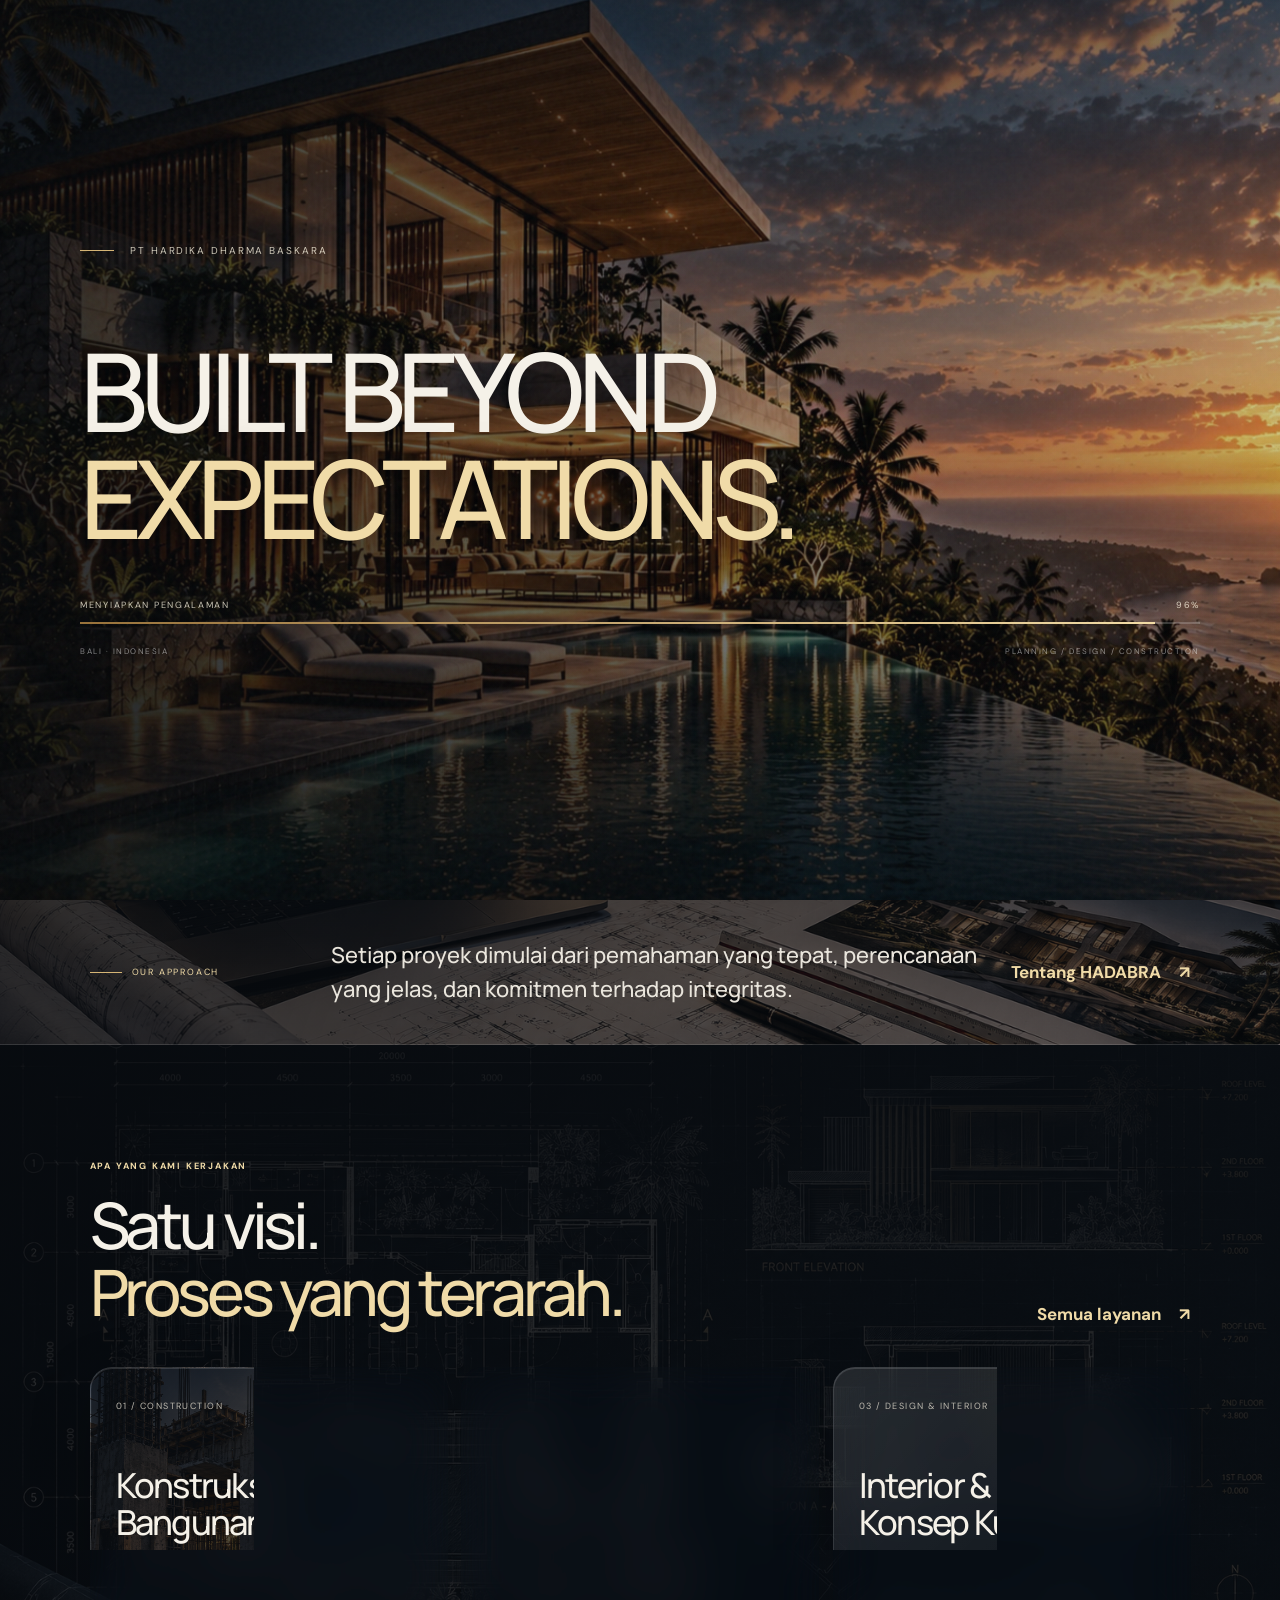
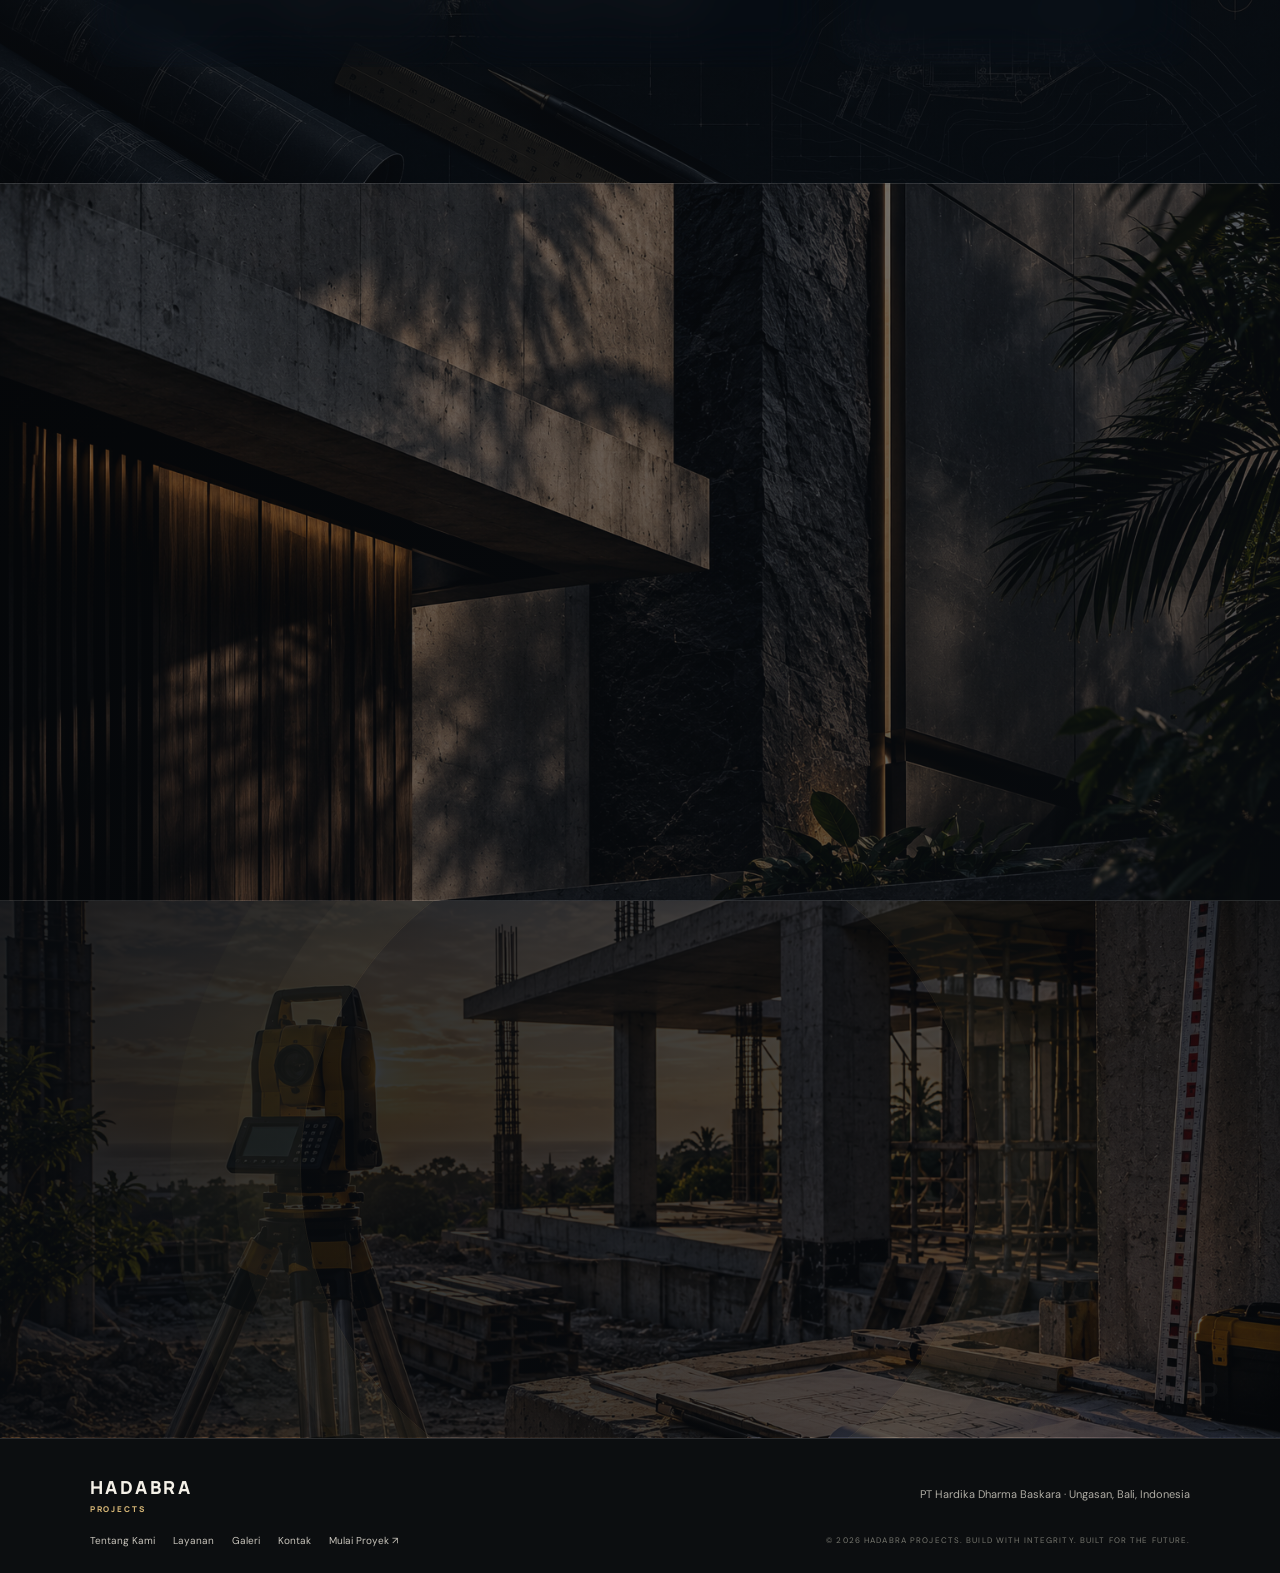
<file: index.html>
<!doctype html>
<html lang="id">
<head>
  <meta charset="utf-8">
  <meta name="viewport" content="width=device-width,initial-scale=1">
  <meta name="theme-color" content="#101114">
  <meta name="description" content="HADABRA Projects — Membangun dengan Integritas, Kuat untuk Masa Depan.">
  <title>HADABRA Projects — Integrated Construction Solutions</title>
  <link rel="preload" as="image" href="assets/loading-villa-dusk.webp">
  <link rel="preload" as="image" href="assets/hero-villa-dusk.webp">
  <link rel="stylesheet" href="css/style.css">
  <script src="js/main.js" defer></script>
</head>
<body class="is-loading">
  <div class="intro" id="intro" aria-label="HADABRA introduction">
    <div class="intro-image"></div><div class="intro-shade"></div>
    <div class="intro-grain"></div>
    <div class="intro-content">
      <div class="intro-index"><span></span> PT HARDIKA DHARMA BASKARA</div>
      <p class="intro-slogan">BUILT BEYOND<br><em>EXPECTATIONS.</em></p>
      <div class="loader-meta"><span><span data-i18n="loadingLabel">MENYIAPKAN PENGALAMAN</span></span><span id="loaderPercent">00%</span></div>
      <div class="loader-track"><span id="loaderBar"></span></div>
      <div class="intro-foot"><span>BALI · INDONESIA</span><span>PLANNING / DESIGN / CONSTRUCTION</span></div>
    </div>
  </div>

  <header class="header">
    <a class="brand" href="index.html" aria-label="HADABRA Projects home">
      <img src="assets/hadabra-logo.png" alt="HADABRA Projects logo">
      <span class="brand-copy"><strong>HADABRA</strong><small>PROJECTS</small></span>
    </a>
    <div class="header-tools">
      <div class="language-switch glass" role="group" aria-label="Pilih bahasa">
        <button class="language-button is-active" type="button" data-lang="id" aria-pressed="true" aria-label="Bahasa Indonesia"><img src="assets/flag-id.png" alt=""> <span>ID</span></button>
        <button class="language-button" type="button" data-lang="en" aria-pressed="false" aria-label="English"><img src="assets/flag-en.png" alt=""> <span>EN</span></button>
      </div>
      <button class="menu-toggle glass" id="menuToggle" aria-expanded="false" aria-controls="navigation" aria-label="Buka navigasi"><span></span><span></span></button>
    </div>
    <nav class="navigation glass" id="navigation" aria-label="Navigasi utama">
      <a class="active" href="index.html" data-i18n="navHome">Beranda</a>
      <a href="about.html" data-i18n="navAbout">Tentang Kami</a>
      <a href="services.html" data-i18n="navServices">Layanan</a>
      <a href="gallery.html" data-i18n="navGallery">Galeri Visual</a>
      <a href="process.html" data-i18n="navProcess">Proses Kerja</a>
      <a href="contact.html" data-i18n="navContact">Kontak</a>
      <a class="nav-project" href="start-project.html"><span data-i18n="navStart">Mulai Proyek</span> <span>↗</span></a>
    </nav>
  </header>

  <main id="mainContent">
    <section class="hero" aria-labelledby="heroTitle">
      <div class="hero-image" aria-hidden="true"><img src="assets/hero-villa-dusk.webp" alt="" fetchpriority="high"></div>
      <div class="hero-overlay"></div><div class="hero-grid"></div>
      <div class="hero-inner">
        <div class="eyebrow reveal"><span class="eyebrow-line"></span> HADABRA PROJECTS <span class="eyebrow-location">BALI, INDONESIA</span></div>
        <h1 class="reveal" id="heroTitle" data-i18n="heroTitle">Membangun dengan<br><span>Integritas.</span><br><b>Kuat untuk Masa Depan.</b></h1>
        <p class="hero-lead reveal" data-i18n="heroLead">Solusi konstruksi yang terencana, terkoordinasi, dan berorientasi pada hasil.</p>
        <div class="hero-actions reveal">
          <a class="button button-gold" href="https://wa.me/6282314731733?text=Halo%20HADABRA%2C%20saya%20ingin%20konsultasi%20dan%20survei%20gratis%20untuk%20proyek%20saya."><span data-i18n="heroStart">Konsultasi &amp; Survei Gratis</span> <span>↗</span></a>
          <a class="button button-glass" href="services.html"><span data-i18n="heroExplore">Jelajahi Layanan</span> <span>→</span></a>
        </div>
        <div class="hero-bottom reveal"><span data-i18n="heroDisciplines">PERENCANAAN · DESAIN · KONSTRUKSI</span><a href="about.html"><span data-i18n="heroKnow">KENALI HADABRA</span> <span>↓</span></a></div>
      </div>
      <div class="hero-side-label">BUILT WITH INTENT <span>—</span> BUILT TO LAST</div>
      <div class="hero-number">01 <i>/</i> 07</div>
    </section>

    <section class="intro-strip visual-blueprint" aria-label="Ringkasan perusahaan">
      <div class="strip-heading"><span class="eyebrow-line"></span><span>OUR APPROACH</span></div>
      <p data-i18n="approachBody">Setiap proyek dimulai dari pemahaman yang tepat, perencanaan yang jelas, dan komitmen terhadap integritas.</p>
      <a class="text-link" href="about.html"><span data-i18n="aboutLink">Tentang HADABRA</span> <span>↗</span></a>
    </section>

    <section class="home-services section-shell visual-plan" aria-labelledby="servicesTitle">
      <div class="section-heading reveal"><div><span class="section-kicker" data-i18n="servicesKicker">APA YANG KAMI KERJAKAN</span><h2 id="servicesTitle" data-i18n="servicesTitle">Satu visi.<br><em>Proses yang terarah.</em></h2></div><a class="text-link" href="services.html"><span data-i18n="allServices">Semua layanan</span> <span>↗</span></a></div>
      <div class="service-preview-grid">
        <a class="service-preview glass reveal service-struct" href="services.html"><span class="card-number">01 / CONSTRUCTION</span><span class="card-icon">↗</span><h3 data-i18n="service1Title">Konstruksi<br>Bangunan</h3><p data-i18n="service1Body">Pendekatan terkoordinasi dari perencanaan hingga pelaksanaan.</p><span class="card-bottom"><span data-i18n="seeServices">LIHAT LAYANAN</span> <b>↗</b></span></a>
        <a class="service-preview glass reveal service-material" href="services.html"><span class="card-number">02 / SPECIALIST WORKS</span><span class="card-icon">⌁</span><h3 data-i18n="service2Title">Pekerjaan<br>Spesialis</h3><p data-i18n="service2Body">Lingkup pekerjaan ditetapkan sesuai kebutuhan dan spesifikasi proyek.</p><span class="card-bottom"><span data-i18n="seeServices">LIHAT LAYANAN</span> <b>↗</b></span></a>
        <a class="service-preview glass reveal" href="services.html"><span class="card-number">03 / DESIGN & INTERIOR</span><span class="card-icon">◇</span><h3 data-i18n="service3Title">Interior &<br>Konsep Kustom</h3><p data-i18n="service3Body">Ide ruang dan detail yang dipertimbangkan untuk kebutuhan proyek.</p><span class="card-bottom"><span data-i18n="seeServices">LIHAT LAYANAN</span> <b>↗</b></span></a>
      </div>
    </section>

    <section class="visual-preview visual-texture" aria-labelledby="visualTitle">
      <div class="visual-copy reveal"><span class="section-kicker" data-i18n="galleryKicker">GALERI VISUAL</span><h2 id="visualTitle" data-i18n="galleryTitle">Ide menjadi ruang.<br><em>Ruang menjadi nyata.</em></h2><p data-i18n="galleryBody">Jelajahi pilihan visual arsitektur dan interior sebagai gambaran kemungkinan desain.</p><a class="button button-gold" href="gallery.html"><span data-i18n="galleryButton">Jelajahi Galeri</span> <span>↗</span></a></div>
      <a class="visual-image reveal" href="gallery.html" aria-label="Lihat galeri visual"><img src="assets/project-villa-facade.webp" alt="Visual konsep fasad villa modern" loading="lazy"><span class="image-caption"><span>ARCHITECTURE / VISUAL STUDY</span><b data-i18n="galleryExplore">Jelajahi galeri ↗</b></span></a>
      <div class="visual-mini reveal"><img src="assets/project-courtyard-villa.webp" alt="Visual konsep courtyard villa" loading="lazy"><span>SPACES WITH PURPOSE</span></div>
    </section>

    <section class="closing-cta visual-survey">
      <div class="cta-orbit" aria-hidden="true"></div><div class="cta-rab" aria-hidden="true"></div><div class="cta-content reveal"><span class="section-kicker" data-i18n="ctaKicker">PROYEK BERIKUTNYA DIMULAI DI SINI</span><h2 data-i18n="ctaTitle">Punya rencana<br><em>untuk dibangun?</em></h2><p data-i18n="ctaBody">Mari mulai dari percakapan, kebutuhan, dan langkah berikutnya yang jelas.</p><a class="button button-gold" href="https://wa.me/6282314731733?text=Halo%20HADABRA%2C%20saya%20ingin%20konsultasi%20dan%20survei%20gratis%20untuk%20proyek%20saya."><span data-i18n="ctaButton">Konsultasi &amp; Survei Gratis</span> <span>↗</span></a></div>
      <div class="cta-mark">H / P</div>
    </section>
  </main>

  <footer class="footer"><a class="footer-brand" href="index.html">HADABRA<span>PROJECTS</span></a><p data-i18n="footerDesc">PT Hardika Dharma Baskara · Ungasan, Bali, Indonesia</p><div class="footer-links"><a href="about.html" data-i18n="navAbout">Tentang Kami</a><a href="services.html" data-i18n="navServices">Layanan</a><a href="gallery.html" data-i18n="footerGallery">Galeri</a><a href="contact.html" data-i18n="navContact">Kontak</a><a href="start-project.html"><span data-i18n="navStart">Mulai Proyek</span> ↗</a></div><small>© <span id="year"></span> HADABRA PROJECTS. <span data-i18n="footerTagline">BUILT WITH INTEGRITY.</span></small></footer>
</body>
</html>
</file>
<file: css/style.css>
@import url('https://fonts.googleapis.com/css2?family=DM+Sans:wght@400;500;600;700&family=Manrope:wght@400;500;600;700;800&display=swap');
:root{--bg:#0c0e10;--panel:#151719;--ink:#f5f1e8;--muted:#b0ada5;--gold:#d5b575;--gold2:#f0dba8;--line:rgba(255,255,255,.13);--glass:rgba(20,22,24,.55);--ease:cubic-bezier(.2,.75,.2,1)}*{box-sizing:border-box}html{scroll-behavior:smooth;background:var(--bg)}body{margin:0;background:var(--bg);color:var(--ink);font-family:'DM Sans',sans-serif;overflow-x:hidden}body.is-loading{overflow:hidden}a{color:inherit;text-decoration:none}button{font:inherit}img{display:block;max-width:100%}.glass{background:linear-gradient(135deg,rgba(255,255,255,.11),rgba(255,255,255,.025));border:1px solid rgba(255,255,255,.15);box-shadow:inset 0 1px 0 rgba(255,255,255,.13),0 18px 60px rgba(0,0,0,.22);backdrop-filter:blur(24px) saturate(145%);-webkit-backdrop-filter:blur(24px) saturate(145%)}
/* cinematic loading */.intro{position:fixed;inset:0;z-index:9999;display:grid;place-items:center;overflow:hidden;background:#090b0e;opacity:1;visibility:visible;transition:opacity 1s var(--ease),visibility 1s}.intro-image{position:absolute;inset:-4%;background:url('../assets/loading-villa-dusk.webp') center 54%/cover no-repeat;transform:scale(1.12);animation:loadKenBurns 7s var(--ease) forwards;filter:saturate(.82)}.intro-shade{position:absolute;inset:0;background:linear-gradient(90deg,rgba(5,7,9,.83),rgba(5,7,9,.38) 58%,rgba(5,7,9,.18)),linear-gradient(0deg,rgba(5,7,9,.72),transparent 52%,rgba(5,7,9,.35))}.intro-grain{position:absolute;inset:0;opacity:.13;pointer-events:none;background-image:url("data:image/svg+xml,%3Csvg viewBox='0 0 180 180' xmlns='http://www.w3.org/2000/svg'%3E%3Cfilter id='n'%3E%3CfeTurbulence type='fractalNoise' baseFrequency='.88' numOctaves='3' stitchTiles='stitch'/%3E%3C/filter%3E%3Crect width='100%25' height='100%25' filter='url(%23n)' opacity='.3'/%3E%3C/svg%3E")}.intro-content{position:relative;width:min(1120px,calc(100% - 11vw));padding:clamp(26px,5vw,72px) 0;animation:introRise 1.2s .2s both}.intro-index,.intro-foot,.loader-meta{display:flex;align-items:center;justify-content:space-between;gap:16px;font-size:10px;letter-spacing:.19em;color:rgba(255,248,230,.78)}.intro-index{justify-content:flex-start}.intro-index span{width:34px;height:1px;background:var(--gold)}.intro-slogan{font:500 clamp(2.8rem,8.5vw,7.6rem)/.98 Manrope,sans-serif;letter-spacing:-.065em;margin:clamp(42px,9vh,100px) 0 48px;max-width:950px;text-shadow:0 5px 40px #0008}.intro-slogan em{font-style:normal;color:var(--gold2)}.loader-meta{margin-bottom:11px;font-size:9px}.loader-track{height:2px;background:#ffffff32;position:relative;overflow:hidden}.loader-track span{display:block;width:0;height:100%;background:linear-gradient(90deg,#98723a,#f2dca6);box-shadow:0 0 18px #d5b575;transition:width .12s linear}.intro-foot{margin-top:22px;font-size:8px;color:#ffffff7d}.intro.done{opacity:0;visibility:hidden;pointer-events:none}.intro.done .intro-image{transform:scale(1.03)}
@keyframes loadKenBurns{to{transform:scale(1.02)}}@keyframes introRise{from{opacity:0;transform:translateY(28px);filter:blur(8px)}to{opacity:1;transform:none;filter:blur(0)}}
/* navigation */.header{position:absolute;z-index:100;top:20px;left:0;right:0;display:flex;justify-content:space-between;align-items:center;padding:0 clamp(16px,4vw,64px);gap:18px}.brand{display:flex;align-items:center;gap:12px;min-width:max-content}.brand img{width:43px;height:43px;object-fit:contain}.brand-copy{display:flex;flex-direction:column;gap:3px}.brand-copy strong{font:800 16px Manrope;letter-spacing:.12em}.brand-copy small{font-size:8px;letter-spacing:.18em;color:var(--muted)}.navigation{display:flex;align-items:center;gap:clamp(12px,1.7vw,26px);padding:10px 12px 10px 20px;border-radius:999px}.navigation>a{font-size:11px;color:#e4e0d7;transition:color .25s}.navigation>a:hover,.navigation>a.active{color:var(--gold2)}.navigation .nav-project{padding:12px 16px;border-radius:999px;color:#181510;background:linear-gradient(135deg,#f0dba8,#bd9552);font-weight:700}.nav-project span{margin-left:10px}.menu-toggle{display:none;color:white;border-radius:50%;width:44px;height:44px;cursor:pointer}.menu-toggle span{display:block;width:17px;height:1px;background:white;margin:5px auto}
/* hero */.hero{position:relative;min-height:min(900px,100svh);min-height:max(720px,100svh);display:flex;align-items:center;isolation:isolate;overflow:hidden}.hero-image,.hero-overlay,.hero-grid{position:absolute;inset:0;z-index:-3}.hero-image img{width:100%;height:100%;object-fit:cover;object-position:center 52%;animation:heroDrift 22s ease-in-out infinite alternate}.hero-overlay{z-index:-2;background:linear-gradient(90deg,rgba(7,9,11,.88) 0%,rgba(7,9,11,.68) 38%,rgba(7,9,11,.18) 100%),linear-gradient(0deg,#0c0e10 0%,transparent 24%,rgba(5,7,8,.23) 100%)}.hero-grid{z-index:-1;opacity:.13;background-image:linear-gradient(rgba(255,255,255,.11) 1px,transparent 1px),linear-gradient(90deg,rgba(255,255,255,.11) 1px,transparent 1px);background-size:100px 100px;mask-image:linear-gradient(90deg,#000,transparent 72%)}.hero-inner{width:min(1280px,calc(100% - 12vw));margin:110px auto 70px;position:relative}.eyebrow,.section-kicker{display:flex;align-items:center;gap:12px;color:var(--gold2);font-size:10px;font-weight:700;letter-spacing:.2em}.eyebrow-line{display:inline-block;width:32px;height:1px;background:var(--gold)}.eyebrow-location{margin-left:10px;color:#e3ded2a6;font-weight:400}.hero h1{font:600 clamp(3.2rem,7.7vw,7.6rem)/.99 Manrope,sans-serif;letter-spacing:-.075em;margin:30px 0 24px;max-width:1050px;text-wrap:balance}.hero h1 span{color:var(--gold2)}.hero h1 b{font-weight:500}.hero-lead{max-width:480px;font-size:clamp(14px,1.3vw,17px);line-height:1.8;color:#e2ded4c9}.hero-actions{display:flex;flex-wrap:wrap;gap:12px;margin-top:34px}.button{display:inline-flex;align-items:center;justify-content:space-between;gap:24px;min-height:50px;padding:0 19px;border-radius:999px;font-size:11px;font-weight:700;transition:transform .35s var(--ease),box-shadow .35s,border-color .35s;position:relative;overflow:hidden}.button:hover{transform:translateY(-3px);box-shadow:0 14px 36px #0005}.button span{font-size:16px}.button-gold{background:linear-gradient(130deg,#f1dfb4,#c59a55);color:#17140f;box-shadow:0 8px 35px #b58b4930}.button-glass{border:1px solid #ffffff4d;background:linear-gradient(135deg,#ffffff22,#ffffff08);backdrop-filter:blur(16px)}.hero-bottom{display:flex;justify-content:space-between;align-items:center;gap:24px;margin-top:clamp(60px,11vh,130px);padding-top:20px;border-top:1px solid #ffffff32;color:#ffffffa6;font-size:8px;letter-spacing:.18em}.hero-bottom a{color:var(--gold2)}.hero-bottom a span{margin-left:12px;font-size:15px}.hero-side-label{position:absolute;right:26px;top:48%;writing-mode:vertical-rl;font-size:8px;letter-spacing:.2em;color:#ffffff8a}.hero-side-label span{color:var(--gold);padding:10px 0}.hero-number{position:absolute;right:clamp(24px,5vw,70px);bottom:45px;color:#ffffffa6;font-size:10px;letter-spacing:.12em}.hero-number i{color:var(--gold);font-style:normal;margin:0 7px}
/* content snippets */.intro-strip{display:grid;grid-template-columns:.65fr 2fr auto;align-items:center;gap:30px;padding:38px clamp(22px,7vw,100px);border-bottom:1px solid var(--line);background:linear-gradient(110deg,#151719,#0e1012)}.strip-heading{display:flex;align-items:center;gap:10px;color:var(--gold2);font-size:9px;letter-spacing:.2em}.intro-strip p{font:500 clamp(15px,1.8vw,22px)/1.55 Manrope;margin:0;max-width:760px;color:#e9e5dc}.text-link{display:inline-flex;align-items:center;gap:18px;white-space:nowrap;color:var(--gold2);font-size:11px;font-weight:700}.text-link span{font-size:17px;transition:transform .3s}.text-link:hover span{transform:translate(3px,-3px)}.section-shell{padding:clamp(70px,9vw,130px) clamp(22px,7vw,100px)}.section-heading{display:flex;align-items:end;justify-content:space-between;gap:24px;margin-bottom:42px}.section-kicker{font-size:9px}.section-heading h2,.visual-copy h2,.cta-content h2{font:500 clamp(2.4rem,5vw,5.4rem)/1.04 Manrope;letter-spacing:-.065em;margin:20px 0 0}.section-heading h2 em,.visual-copy h2 em,.cta-content h2 em{font-style:normal;color:var(--gold2)}.service-preview-grid{display:grid;grid-template-columns:repeat(3,1fr);gap:14px}.service-preview{min-height:300px;position:relative;padding:25px 25px 22px;border-radius:22px;overflow:hidden;transition:transform .45s var(--ease),border-color .4s,background .4s}.service-preview:before{content:"";position:absolute;inset:-1px;background:radial-gradient(circle at 85% 0%,#d5b5751b,transparent 45%);opacity:.8;pointer-events:none}.service-preview:hover{transform:translateY(-8px);border-color:#d5b57580;background-color:#ffffff0b}.card-number{font-size:9px;letter-spacing:.16em;color:#bcb8ae}.card-icon{position:absolute;right:23px;top:20px;color:var(--gold2);font-size:25px}.service-preview h3{font:500 clamp(1.6rem,2.7vw,2.5rem)/1.05 Manrope;letter-spacing:-.05em;margin:53px 0 13px;position:relative}.service-preview p{font-size:12px;line-height:1.8;color:var(--muted);max-width:290px;position:relative}.card-bottom{position:absolute;left:25px;right:25px;bottom:22px;padding-top:16px;border-top:1px solid var(--line);display:flex;justify-content:space-between;color:var(--gold2);font-size:8px;letter-spacing:.17em}.card-bottom b{font-size:15px}.visual-preview{display:grid;grid-template-columns:1fr 1.2fr .55fr;align-items:center;gap:16px;padding:clamp(60px,8vw,115px) clamp(22px,7vw,100px);background:linear-gradient(120deg,#17191a,#0d0f10);border-top:1px solid var(--line);border-bottom:1px solid var(--line)}.visual-copy{padding-right:12px}.visual-copy h2{font-size:clamp(2.2rem,4.3vw,4.6rem)}.visual-copy p,.cta-content p{color:var(--muted);font-size:13px;line-height:1.85;max-width:390px;margin:24px 0}.visual-copy .button{margin-top:8px}.visual-image,.visual-mini{position:relative;overflow:hidden;border-radius:20px;border:1px solid #ffffff26}.visual-image{height:clamp(320px,40vw,560px)}.visual-image:after{content:"";position:absolute;inset:0;background:linear-gradient(0deg,#050607d9,transparent 45%)}.visual-image img,.visual-mini img{width:100%;height:100%;object-fit:cover;transition:transform 1s var(--ease),filter .6s}.visual-image:hover img,.visual-mini:hover img{transform:scale(1.055);filter:saturate(1.12)}.image-caption{position:absolute;z-index:1;left:22px;right:22px;bottom:22px;display:flex;flex-direction:column;gap:9px}.image-caption span,.visual-mini span{font-size:8px;letter-spacing:.17em;color:#ffffffb0}.image-caption b{font:500 17px Manrope}.visual-mini{height:clamp(210px,27vw,350px);align-self:end}.visual-mini span{position:absolute;left:15px;bottom:15px;text-shadow:0 2px 10px #000}.closing-cta{position:relative;overflow:hidden;min-height:470px;display:grid;place-items:center;text-align:center;padding:85px 22px;background:radial-gradient(ellipse at 50% 120%,#9e78452b,transparent 55%),#0c0e10}.cta-content{position:relative;z-index:1}.cta-content .section-kicker{justify-content:center}.cta-content h2{font-size:clamp(3rem,7vw,6.5rem)}.cta-content p{margin:22px auto 28px}.cta-orbit{position:absolute;width:min(680px,90vw);aspect-ratio:1;border:1px solid #d5b57518;border-radius:50%;box-shadow:0 0 0 65px #d5b57508,0 0 0 130px #d5b57505}.cta-mark{position:absolute;right:5vw;bottom:25px;font:800 30px Manrope;letter-spacing:-.1em;color:#ffffff0a}.footer{padding:36px clamp(22px,7vw,100px) 26px;border-top:1px solid var(--line);display:grid;grid-template-columns:1fr 1fr;align-items:center;gap:20px}.footer-brand{font:800 18px Manrope;letter-spacing:.14em}.footer-brand span{font-size:8px;display:block;color:var(--gold);letter-spacing:.24em;margin-top:4px}.footer p{font-size:11px;color:var(--muted);text-align:right}.footer-links{display:flex;flex-wrap:wrap;gap:18px}.footer-links a{font-size:10px;color:#c9c5bc}.footer-links a:hover{color:var(--gold2)}.footer>small{justify-self:end;color:#77776f;font-size:8px;letter-spacing:.14em}
/* motion and accessibility */.reveal{opacity:0;transform:translateY(24px);filter:blur(5px);transition:opacity .85s var(--ease),transform .85s var(--ease),filter .85s var(--ease)}.reveal.visible{opacity:1;transform:none;filter:blur(0)}@keyframes heroDrift{from{transform:scale(1.01)}to{transform:scale(1.075)}}
@media(max-width:1000px){.header{top:14px}.menu-toggle{display:block;position:relative;z-index:102}.navigation{position:absolute;top:58px;right:clamp(16px,4vw,64px);left:clamp(16px,4vw,64px);border-radius:22px;padding:14px;display:flex;flex-direction:column;align-items:stretch;gap:0;opacity:0;visibility:hidden;transform:translateY(-10px) scale(.98);transform-origin:top right;transition:opacity .3s,transform .3s,visibility .3s}.navigation.open{opacity:1;visibility:visible;transform:none}.navigation>a{padding:14px 12px;border-bottom:1px solid #ffffff12}.navigation>a:last-child{border:0;margin-top:8px}.navigation .nav-project{text-align:center}.intro-strip{grid-template-columns:1fr;gap:17px}.intro-strip p{font-size:18px}.service-preview-grid{grid-template-columns:1fr 1fr}.service-preview:last-child{grid-column:span 2}.visual-preview{grid-template-columns:1fr 1fr}.visual-copy{grid-column:span 2}.visual-mini{height:280px}.hero-side-label{display:none}}
@media(max-width:600px){.header{padding:0 16px}.brand img{width:37px;height:37px}.brand-copy strong{font-size:14px}.brand-copy small{font-size:7px}.hero{min-height:820px;min-height:100svh}.hero-image img{object-position:60% center}.hero-overlay{background:linear-gradient(90deg,#080a0de8,#080a0d70 90%),linear-gradient(0deg,#0c0e10 0%,transparent 26%,#080a0d60 100%)}.hero-inner{width:calc(100% - 42px);margin:120px auto 70px}.hero h1{font-size:clamp(3rem,13vw,5rem);margin-top:24px}.eyebrow{font-size:8px;letter-spacing:.14em;flex-wrap:wrap}.eyebrow-location{margin-left:0}.hero-lead{font-size:13px;max-width:330px}.hero-actions{gap:9px}.button{min-height:47px;padding:0 15px;gap:15px;font-size:10px}.hero-bottom{margin-top:70px;align-items:flex-start;font-size:7px;line-height:1.7}.hero-bottom>span{max-width:190px}.hero-number{bottom:23px;right:22px}.intro-content{width:calc(100% - 44px)}.intro-image{background-position:58% center}.intro-slogan{font-size:clamp(3rem,14vw,5rem);margin:80px 0 42px}.intro-foot{font-size:7px;letter-spacing:.1em}.intro-foot span:last-child{text-align:right}.section-shell{padding:70px 20px}.section-heading{align-items:flex-start;flex-direction:column;margin-bottom:30px}.section-heading h2,.visual-copy h2{font-size:2.8rem}.service-preview-grid{grid-template-columns:1fr}.service-preview,.service-preview:last-child{grid-column:auto;min-height:260px}.service-preview h3{margin-top:45px}.visual-preview{padding:65px 20px;grid-template-columns:1fr 1fr;gap:12px}.visual-copy{grid-column:span 2;padding:0 0 14px}.visual-image{grid-column:span 2;height:390px}.visual-mini{height:190px}.visual-mini span{font-size:7px}.closing-cta{min-height:440px}.cta-content h2{font-size:3.3rem}.cta-content p{font-size:12px}.footer{grid-template-columns:1fr;gap:15px;padding:30px 20px 24px}.footer p{text-align:left;margin:0}.footer-links{gap:14px}.footer>small{justify-self:start;line-height:1.7}.hero-grid{background-size:60px 60px}}
@media(prefers-reduced-motion:reduce){*,*::before,*::after{scroll-behavior:auto!important;animation-duration:.01ms!important;animation-iteration-count:1!important;transition-duration:.01ms!important}.reveal{opacity:1;transform:none;filter:none}.intro-image{transform:none}}
body.page-leaving #mainContent{opacity:0;transform:translateY(-10px) scale(.992);filter:blur(5px);transition:opacity .26s ease,transform .26s ease,filter .26s ease}body.page-leaving .header{opacity:0;transform:translateY(-8px);transition:opacity .22s,transform .22s}


/* HADABRA visual asset integration — existing assets in /assets */
.intro-strip.visual-blueprint {
  background-image: linear-gradient(110deg, rgba(8,12,17,.84), rgba(8,12,17,.55)), url('../assets/bp-tech.webp'), url('../assets/bp-bg.webp');
  background-size: cover;
  background-position: center;
}
.home-services.visual-plan {
  background-image: linear-gradient(180deg, rgba(8,11,15,.92), rgba(8,11,15,.76)), url('../assets/plan.webp');
  background-size: cover;
  background-position: center;
}
.service-preview.service-struct {
  background-image: linear-gradient(135deg, rgba(10,14,19,.88), rgba(10,14,19,.55)), url('../assets/struct.webp');
  background-size: cover;
  background-position: center;
}
.service-preview.service-material {
  background-image: linear-gradient(135deg, rgba(10,14,19,.88), rgba(10,14,19,.55)), url('../assets/material.webp');
  background-size: cover;
  background-position: center;
}
.visual-preview.visual-texture {
  background-image: linear-gradient(135deg, rgba(10,14,19,.45), rgba(10,14,19,.70)), url('../assets/texture.webp');
  background-size: cover;
  background-position: center;
}
.closing-cta.visual-survey {
  background-image: linear-gradient(105deg, rgba(8,11,15,.90), rgba(8,11,15,.64)), url('../assets/survey.webp');
  background-size: cover;
  background-position: center;
}
.cta-rab {
  background-image: url('../assets/rab.webp');
  background-size: contain;
  background-repeat: no-repeat;
  background-position: right center;
}
.visual-blueprint {
  background-image: linear-gradient(rgba(8,11,15,.58), rgba(8,11,15,.74)), url('../assets/bp-bg.webp');
  background-size: cover;
  background-position: center;
}


/* Language selector — glass control in the upper-right header */
.header-tools{display:flex;align-items:center;gap:10px;margin-left:auto;position:relative;z-index:104}
.language-switch{display:flex;align-items:center;gap:4px;padding:4px;border:1px solid rgba(255,255,255,.18);border-radius:999px;backdrop-filter:blur(22px) saturate(155%);-webkit-backdrop-filter:blur(22px) saturate(155%);background:rgba(18,20,23,.58);box-shadow:inset 0 1px 0 rgba(255,255,255,.13),0 8px 28px rgba(0,0,0,.18)}
.language-button{display:flex;align-items:center;justify-content:center;gap:6px;min-height:32px;padding:6px 10px;border:1px solid transparent;border-radius:999px;background:transparent;color:rgba(255,255,255,.72);font-size:10px;font-weight:800;letter-spacing:.08em;cursor:pointer;transition:background .22s,border-color .22s,color .22s,transform .22s}
.language-button img{width:16px;height:12px;object-fit:cover;border-radius:2px;box-shadow:0 0 0 1px rgba(255,255,255,.16)}
.language-button:hover{color:#fff;transform:translateY(-1px)}.language-button.is-active{color:#171615;background:linear-gradient(135deg,#f3dfad,#c7a665);border-color:rgba(255,255,255,.35);box-shadow:0 2px 12px rgba(213,181,117,.18)}
.language-button:focus-visible{outline:2px solid var(--gold2);outline-offset:3px}
@media(max-width:1000px){.header-tools{gap:8px}.language-switch{order:0}.menu-toggle{order:1}}
@media(max-width:600px){.header{gap:8px}.header-tools{gap:6px}.language-button{min-height:30px;padding:5px 7px;font-size:9px;gap:4px}.language-button img{width:14px;height:11px}.brand{gap:8px}.brand-copy small{letter-spacing:.1em}}

/* Homepage layout refinement — editorial architecture hero */
.brand-copy strong{font-size:clamp(16px,1.45vw,21px);letter-spacing:.09em}
.brand-copy small{font-size:8px;letter-spacing:.22em}
.hero-image img{object-position:center center;animation:none}
.hero-overlay{background:linear-gradient(90deg,rgba(7,9,11,.76) 0%,rgba(7,9,11,.54) 31%,rgba(7,9,11,.12) 62%,rgba(7,9,11,.04) 100%),linear-gradient(0deg,#0c0e10 0%,transparent 18%,rgba(5,7,8,.14) 100%)}
.hero-inner{width:min(1280px,calc(100% - 12vw));margin:115px auto 70px}
.hero h1{max-width:760px;font-size:clamp(3.1rem,6.7vw,6.7rem);line-height:.98;letter-spacing:-.078em;text-shadow:0 5px 34px rgba(0,0,0,.22)}
.hero h1 span{color:var(--gold2)}
.hero-lead{max-width:440px;text-shadow:0 2px 18px rgba(0,0,0,.45)}
.hero-bottom>span{color:#f1e7d2;font-weight:700;letter-spacing:.16em}
.closing-cta .cta-content h2{max-width:850px}
@media(max-width:600px){
 .hero-image img{object-position:62% center}
 .hero-overlay{background:linear-gradient(90deg,rgba(7,9,11,.82),rgba(7,9,11,.55) 64%,rgba(7,9,11,.22)),linear-gradient(0deg,#0c0e10 0%,transparent 22%,rgba(5,7,8,.24) 100%)}
 .hero h1{max-width:520px;font-size:clamp(2.8rem,11.6vw,4.4rem);line-height:1.01}
 .hero-inner{margin-top:115px}
 .hero-actions .button-gold{max-width:100%}
 .brand-copy strong{font-size:13px;letter-spacing:.07em}
 .brand-copy small{font-size:7px}
}
</file>
